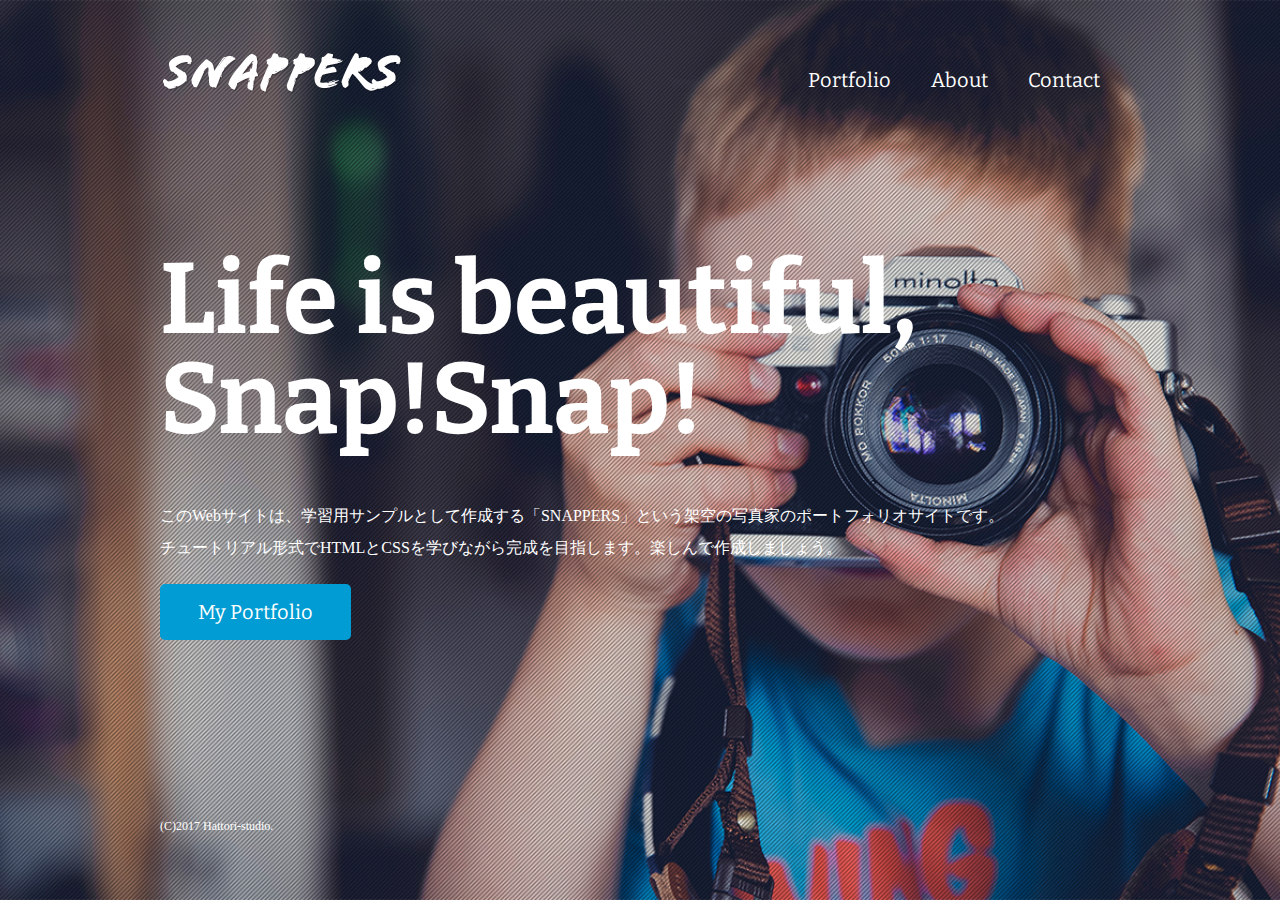
<file: index.html>
<!DOCTYPE html>
<html>

<head>
    <meta charset="UTF-8">
    <title>風景写真家「SNAPPERS」 Official Website</title>
    <link href="https://fonts.googleapis.com/css2?family=Bitter:wght@400;700&display=swap" rel="stylesheet">
    <link href="css/style.css" rel="stylesheet">
</head>

<body id="index">
    <!-- header始まり -->
    <header>
        <div class="logo">
            <a href="index.html">
                <img src="images/logo.png" alt="SNAPPERS">
            </a>
        </div>
        <nav>
            <ul class="global-nav">
                <li><a href="portfolio.html">Portfolio</a></li>
                <li><a href="about.html">About</a></li>
                <li><a href="contact.html">Contact</a></li>
            </ul>
        </nav>
    </header>
    <!-- header終わり -->

    <!-- wrap始まり -->
    <div id="wrap">
        <div class="content">
            <h1>Life is beautiful, Snap!Snap!</h1>
            <p>このWebサイトは、学習用サンプルとして作成する「SNAPPERS」という架空の写真家のポートフォリオサイトです。<br>チュートリアル形式でHTMLとCSSを学びながら完成を目指します。楽しんで作成しましょう。</p>
            <p class="btn"><a href="portfolio.html">My Portfolio</a></p>
        </div>
    </div>
    <!-- wrap終わり -->

    <!-- footer始まり -->
    <footer>
        <small>(C)2017 Hattori-studio.</small>
    </footer>
    <!-- footer始まり -->
</body>

</html>
</file>
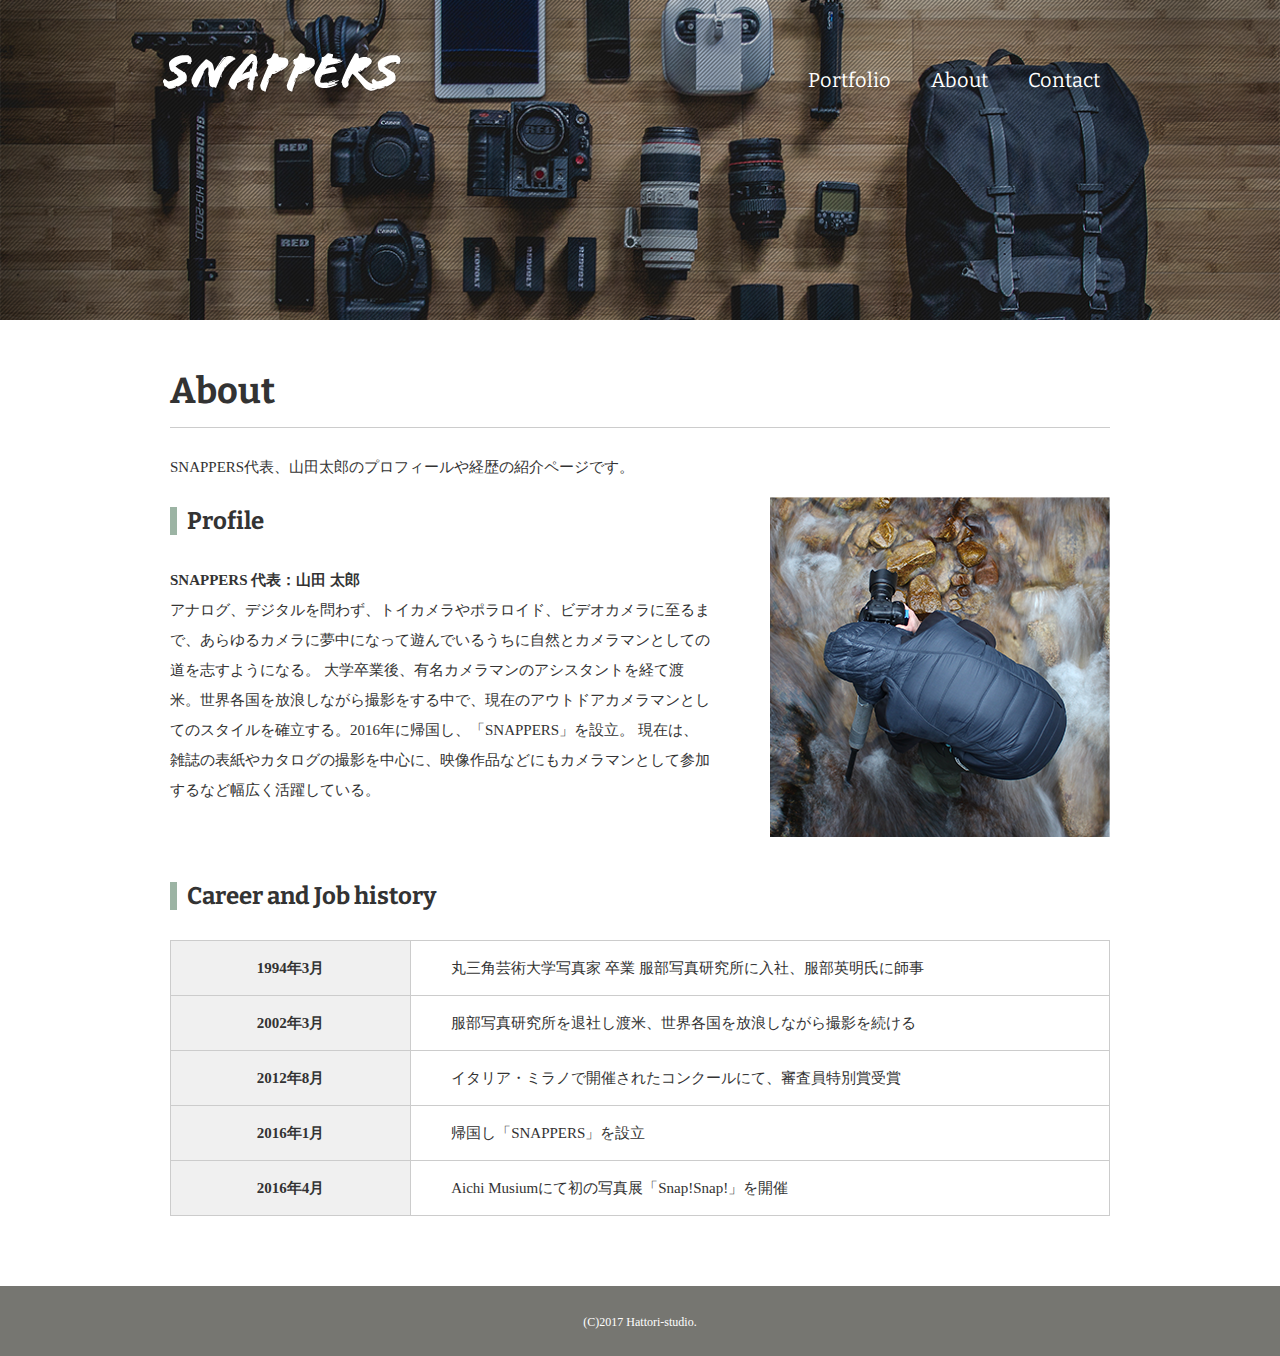
<file: about.html>
<!DOCTYPE html>
<html>

<head>
    <meta charset="UTF-8">
    <title>About|風景写真家「SNAPPERS」 </title>
    <link href="https://fonts.googleapis.com/css2?family=Bitter:wght@400;700&display=swap" rel="stylesheet">
    <link href="css/style.css" rel="stylesheet">
</head>

<body id=about>
    <!-- header始まり -->
    <header>
        <div class="logo">
            <a href="index.html">
                <img src="images/logo.png" alt="SNAPPERS">
            </a>
        </div>
        <nav>
            <ul class="global-nav">
                <li><a href="portfolio.html">Portfolio</a></li>
                <li><a href="about.html">About</a></li>
                <li><a href="contact.html">Contact</a></li>
            </ul>
        </nav>
    </header>
    <!-- header終わり -->

    <!-- wrap始まり -->
    <div id="wrap">
        <div class="content">
            <div class="main-center">
                <h1>About</h1>
                <p>SNAPPERS代表、山田太郎のプロフィールや経歴の紹介ページです。</p>
                <section class="profile clearfix">
                    <div class="profile-txt">
                        <h2 class="icon">Profile</h2>
                        <p><span>SNAPPERS 代表：山田 太郎</span><br>アナログ、デジタルを問わず、トイカメラやポラロイド、ビデオカメラに至るまで、あらゆるカメラに夢中になって遊んでいるうちに自然とカメラマンとしての道を志すようになる。 大学卒業後、有名カメラマンのアシスタントを経て渡米。世界各国を放浪しながら撮影をする中で、現在のアウトドアカメラマンとしてのスタイルを確立する。2016年に帰国し、「SNAPPERS」を設立。 現在は、雑誌の表紙やカタログの撮影を中心に、映像作品などにもカメラマンとして参加するなど幅広く活躍している。
                        </p>
                    </div>
                    <img src="images/about-profile.png" alt="山田太郎プロフィール画像" class="profile-image">
                </section>
                <section class="career">
                    <h2 class="icon">Career and Job history</h2>
                    <table>
                        <tr>
                            <th>1994年3月</th>
                            <td>丸三角芸術大学写真家 卒業 服部写真研究所に入社、服部英明氏に師事
                            </td>
                        </tr>
                        <tr>
                            <th>2002年3月</th>
                            <td>服部写真研究所を退社し渡米、世界各国を放浪しながら撮影を続ける
                            </td>
                        </tr>
                        <tr>
                            <th>2012年8月</th>
                            <td>イタリア・ミラノで開催されたコンクールにて、審査員特別賞受賞
                            </td>
                        </tr>
                        <tr>
                            <th>2016年1月</th>
                            <td>帰国し「SNAPPERS」を設立
                            </td>
                        </tr>
                        <tr>
                            <th>2016年4月</th>
                            <td>Aichi Musiumにて初の写真展「Snap!Snap!」を開催
                            </td>
                        </tr>
                    </table>
                </section>
            </div>
        </div>
    </div>
    <!-- wrap終わり -->

    <!-- footer始まり -->
    <footer>
        <small>(C)2017 Hattori-studio.</small>
    </footer>
    <!-- footer始まり -->
</body>

</html>
</file>
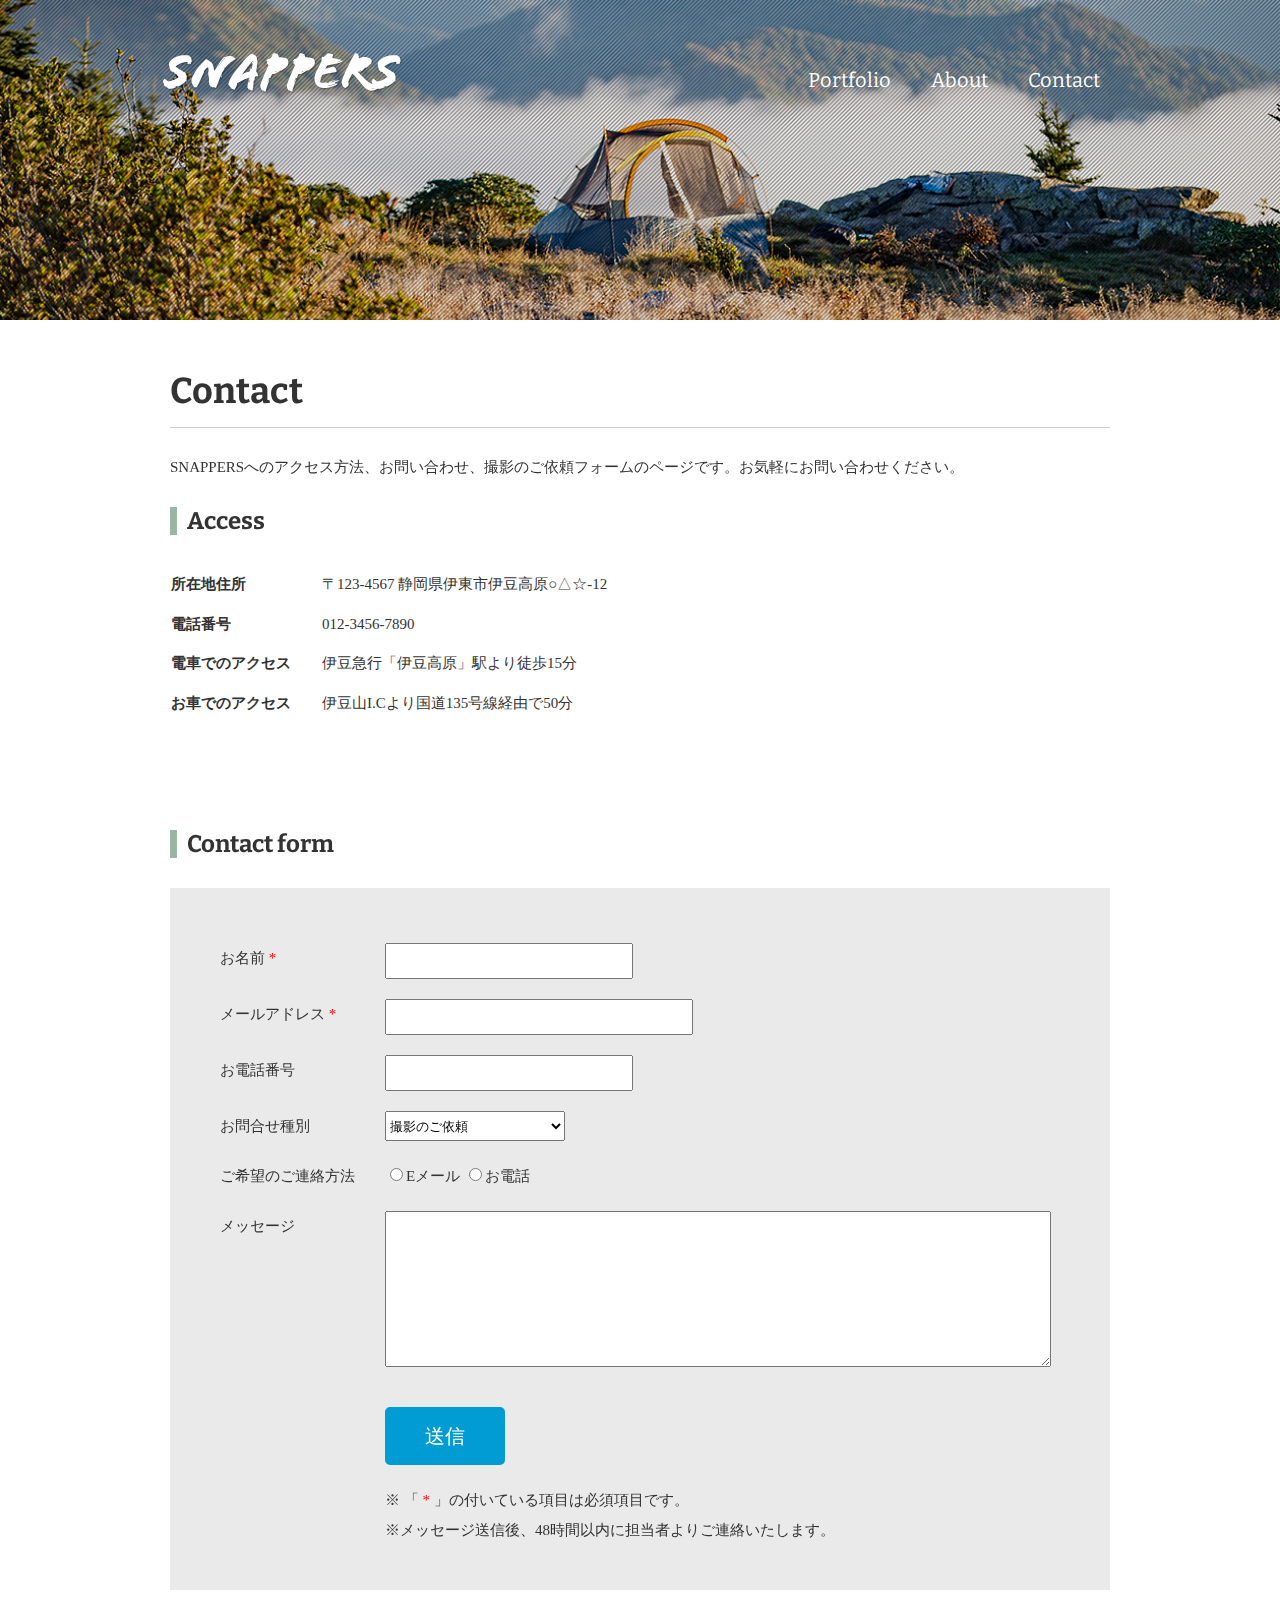
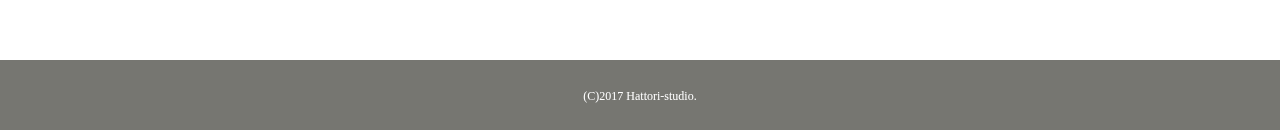
<file: contact.html>
<!DOCTYPE html>
<html>

<head>
    <meta charset="UTF-8">
    <title>Contact |風景写真家「SNAPPERS」</title>
    <link href="https://fonts.googleapis.com/css2?family=Bitter:wght@400;700&display=swap" rel="stylesheet">
    <link href="css/style.css" rel="stylesheet">
    <link href="favicon.ico" rel="shortcut icon">
</head>

<body id="contact">
    <!-- header始まり -->
    <header>
        <div class="logo">
            <a href="index.html">
                <img src="images/logo.png" alt="SNAPPERS">
            </a>
        </div>
        <nav>
            <ul class="global-nav">
                <li><a href="portfolio.html">Portfolio</a></li>
                <li><a href="about.html">About</a></li>
                <li><a href="contact.html">Contact</a></li>
            </ul>
        </nav>
    </header>
    <!-- header終わり -->

    <!-- wrap始まり -->
    <div id="wrap">
        <div class="content">
            <div class="main-center">
                <h1>Contact</h1>
                <p>SNAPPERSへのアクセス方法、お問い合わせ、撮影のご依頼フォームのページです。お気軽にお問い合わせください。</p>
                <section class="access clearfix">
                    <h2 class="icon">Access</h2>
                    <table>
                        <tr>
                            <th>所在地住所</th>
                            <td>〒123-4567 静岡県伊東市伊豆高原○△☆-12</td>
                        </tr>
                        <tr>
                            <th>電話番号</th>
                            <td>012-3456-7890</td>
                        </tr>
                        <tr>
                            <th>電車でのアクセス</th>
                            <td>伊豆急行「伊豆高原」駅より徒歩15分</td>
                        </tr>
                        <tr>
                            <th>お車でのアクセス</th>
                            <td>伊豆山I.Cより国道135号線経由で50分</td>
                        </tr>
                    </table>
                    <iframe src="https://www.google.com/maps/embed?pb=!1m14!1m8!1m3!1d1128.6588629591563!2d139.10721251550737!3d34.877653826694406!3m2!1i1024!2i768!4f13.1!3m3!1m2!1s0x0%3A0xae7aa327d6680a4!2z5LyK6LGG6auY5Y6f6aeF!5e0!3m2!1sja!2sjp!4v1595827558468!5m2!1sja!2sjp"
                        width="460" height="220" frameborder="0" style="border:0;" allowfullscreen="" aria-hidden="false" tabindex="0"></iframe>
                </section>
                <section>
                    <h2 class="icon">Contact form</h2>
                    <div class="form">
                        <form>
                            <dl>
                                <dt><span class="required">お名前</span></dt>
                                <dd><input type="text" name="name" class="name" required></dd>
                                <dt><span class="required">メールアドレス</span></dt>
                                <dd><input type="email" name="email" class="email" required></dd>
                                <dt>お電話番号</dt>
                                <dd><input type="tel" name="tel" class="tel" required></dd>
                                <dt>お問合せ種別</dt>
                                <dd>
                                    <select name="type" class="type">
                                        <option value="撮影のご依頼">撮影のご依頼</option>
                                        <option value="講演・各種メディア出演のご依頼">講演・各種メディア出演のご依頼</option>
                                        <option value="その他お問い合わせ">その他お問い合わせ</option>
                                    </select>
                                </dd>
                                <dt>ご希望のご連絡方法</dt>
                                <dd>
                                    <input type="radio">Eメール
                                    <input type="radio">お電話
                                </dd>
                                <dt>メッセージ</dt>
                                <dd><textarea name="message" class="message"></textarea></dd>
                            </dl>
                            <button type="submit" class="btn">送信</button>
                        </form>
                        <div class="attention">
                            <p>※ 「<span class="required"></span>」の付いている項目は必須項目です。<br>※メッセージ送信後、48時間以内に担当者よりご連絡いたします。</p>
                        </div>
                    </div>
                </section>
            </div>
        </div>
    </div>
    <!-- wrap終わり -->

    <!-- footer始まり -->
    <footer>
        <small>(C)2017 Hattori-studio.</small>
    </footer>
    <!-- footer始まり -->
</body>

</html>
</file>
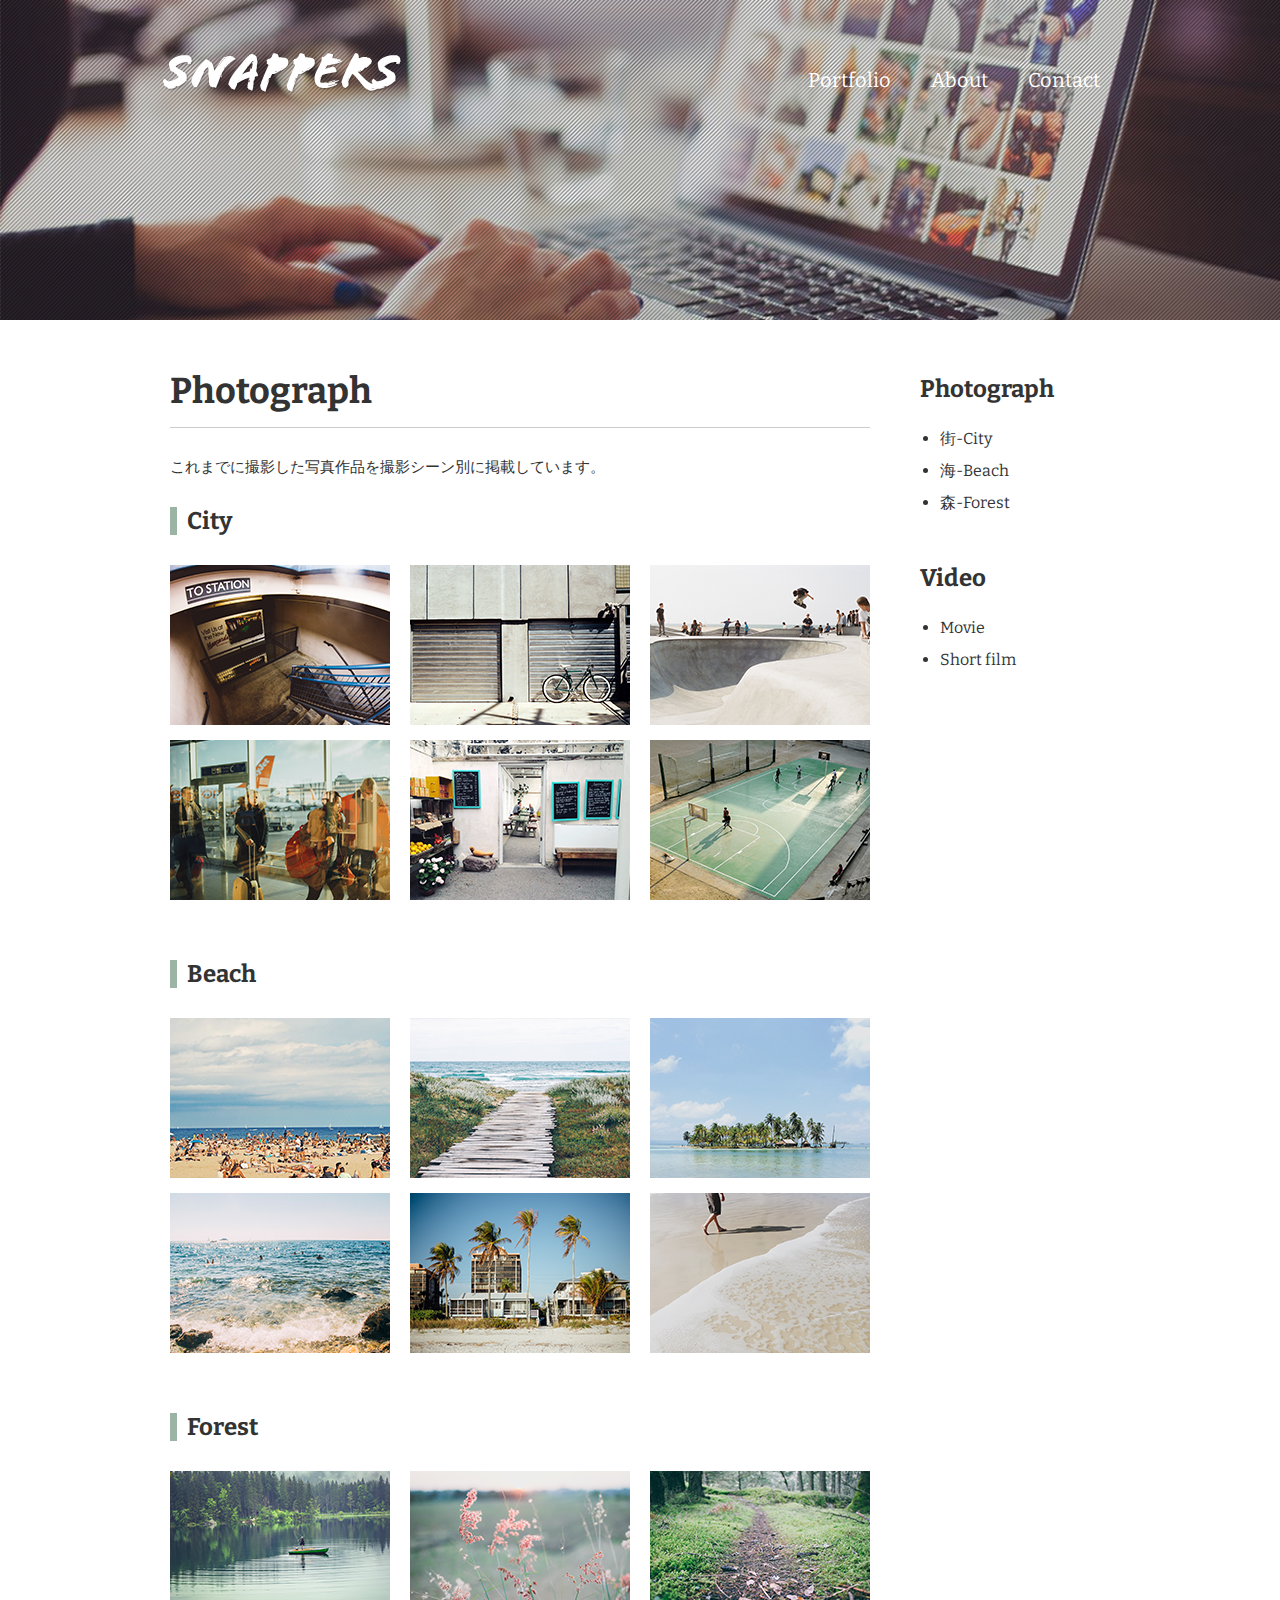
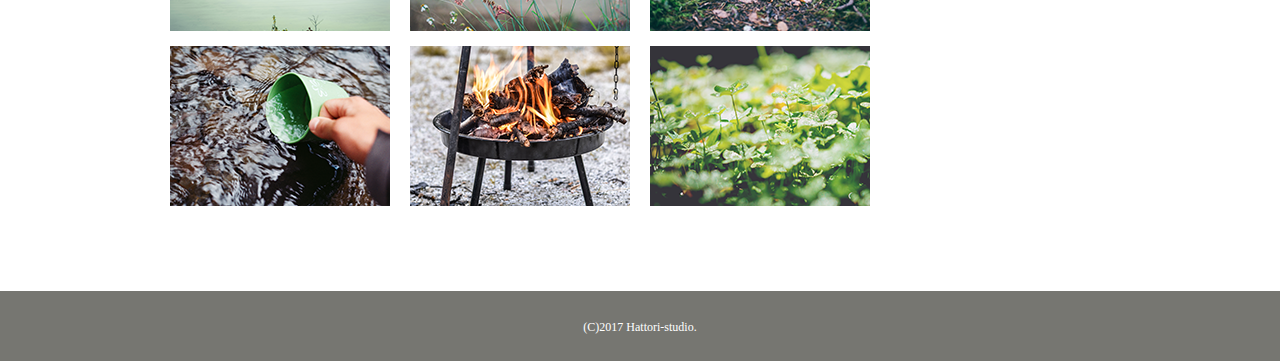
<file: photograph.html>
<!DOCTYPE html>
<html>

<head>
    <meta charset="UTF-8">
    <title>Photograph|風景写真家「SNAPPERS」</title>
    <link href="https://fonts.googleapis.com/css2?family=Bitter:wght@400;700&display=swap" rel="stylesheet">
    <link href="css/style.css" rel="stylesheet">
    <link href="favicon.ico" rel="shortcut icon">
</head>

<body id="photograph">
    <!-- header始まり -->
    <header>
        <div class="logo">
            <a href="index.html">
                <img src="images/logo.png" alt="SNAPPERS">
            </a>
        </div>
        <nav>
            <ul class="global-nav">
                <li><a href="portfolio.html">Portfolio</a></li>
                <li><a href="about.html">About</a></li>
                <li><a href="contact.html">Contact</a></li>
            </ul>
        </nav>
    </header>
    <!-- header終わり -->

    <!-- wrap始まり -->
    <div id="wrap" class="clearfix">
        <div class="content">
            <div class="main">
                <h1>Photograph</h1>
                <p>これまでに撮影した写真作品を撮影シーン別に掲載しています。</p>
                <section id="city">
                    <h2 class="icon">City</h2>
                    <ul class="clearfix photograph-list">
                        <li><img src="images/photograph-city-01.png" alt="駅への階段"></li>
                        <li><img src="images/photograph-city-02.png" alt="自転車とシャッター"></li>
                        <li><img src="images/photograph-city-03.png" alt="スケートパーク"></li>
                        <li><img src="images/photograph-city-04.png" alt="エアボート"></li>
                        <li><img src="images/photograph-city-05.png" alt="雑貨を扱う店舗"></li>
                        <li><img src="images/photograph-city-06.png" alt="ストリートバスケ"></li>
                    </ul>
                </section>
                <section id="beach">
                    <h2 class="icon">Beach</h2>
                    <ul class="clearfix photograph-list">
                        <li><img src="images/photograph-beach-01.png" alt="海水浴場"></li>
                        <li><img src="images/photograph-beach-02.png" alt="ビーチへ続く道"></li>
                        <li><img src="images/photograph-beach-03.png" alt="離れ小島"></li>
                        <li><img src="images/photograph-beach-04.png" alt="岩場と波"></li>
                        <li><img src="images/photograph-beach-05.png" alt="ヤシの木"></li>
                        <li><img src="images/photograph-beach-06.png" alt="波打ち際"></li>
                    </ul>
                </section>
                <section id="forest">
                    <h2 class="icon">Forest</h2>
                    <ul class="clearfix photograph-list">
                        <li><img src="images/photograph-forest-01.png" alt="池と小舟"></li>
                        <li><img src="images/photograph-forest-02.png" alt="可憐な花"></li>
                        <li><img src="images/photograph-forest-03.png" alt="森の小径"></li>
                        <li><img src="images/photograph-forest-04.png" alt="清流をカップで掬う"></li>
                        <li><img src="images/photograph-forest-05.png" alt="焚き火台"></li>
                        <li><img src="images/photograph-forest-06.png" alt="新芽と若葉"></li>
                    </ul>
                </section>
            </div>
            <aside class="sidebar">
                <section>
                    <h2>Photograph</h2>
                    <ul>
                        <li><a href="photograph.html#city">街-City</a></li>
                        <li><a href="photograph.html#beach">海-Beach</a></li>
                        <li><a href="photograph.html#forest">森-Forest</a></li>
                    </ul>
                </section>
                <section>
                    <h2>Video</h2>
                    <ul>
                        <li><a href="video.html#movie">Movie</a></li>
                        <li><a href="video.html#short-film">Short film</a></li>
                    </ul>
                </section>
            </aside>
        </div>
    </div>
    <!-- wrap終わり -->

    <!-- footer始まり -->
    <footer>
        <small>(C)2017 Hattori-studio.</small>
    </footer>
    <!-- footer始まり -->
</body>

</html>
</file>
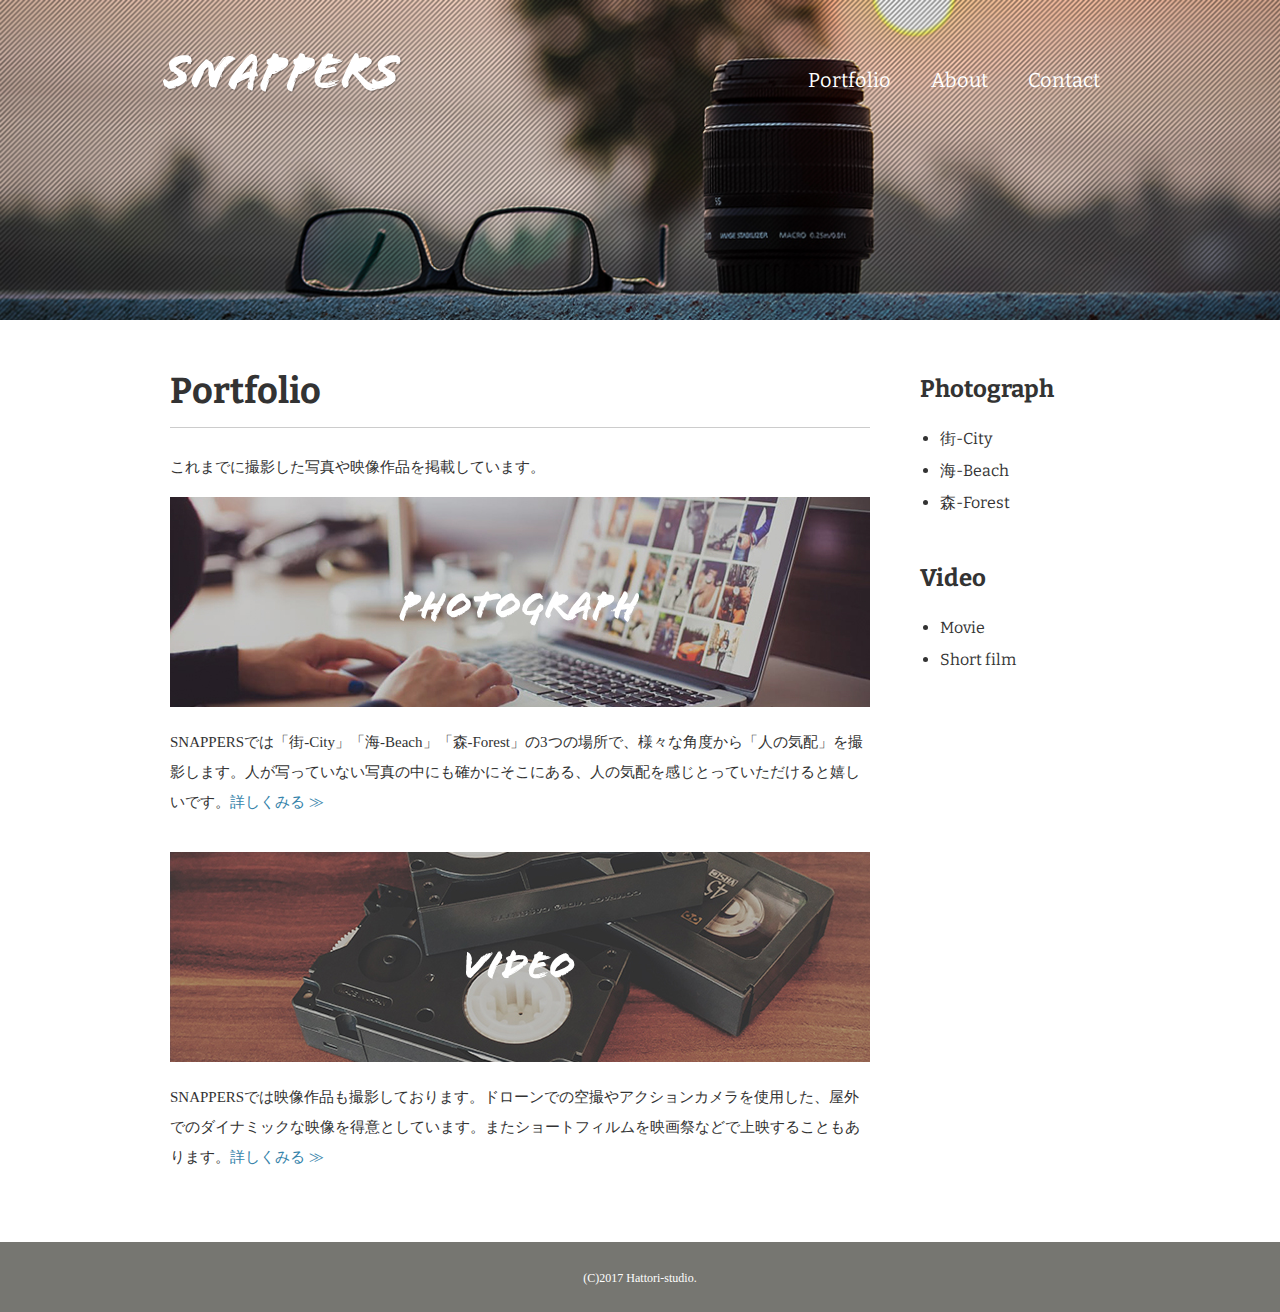
<file: portfolio.html>
<!DOCTYPE html>
<html>

<head>
    <meta charset="UTF-8">
    <meta name="viewport" content="witdh=device-width, initial-scale=1">
    <title>Portfolio｜風景写真家「SNAPPERS」</title>
    <link href="https://fonts.googleapis.com/css?family=Bitter:400,700" rel="stylesheet">
    <link href="css/style.css" rel="stylesheet">
    <link href="favicon.ico" rel="shortcut icon">
</head>

<body id="portfolio">

    <!-- header始まり -->
    <header>
        <div class="logo">
            <a href="index.html"><img src="images/logo.png" alt="SNAPPERS"></a>
        </div>
        <nav>
            <ul class="global-nav">
                <li><a href="portfolio.html">Portfolio</a></li>
                <li><a href="about.html">About</a></li>
                <li><a href="contact.html">Contact</a></li>
            </ul>
        </nav>
    </header>
    <!-- header終わり -->

    <!-- wrap始まり -->
    <div id="wrap" class="clearfix">
        <div class="content">
            <div class="main">
                <h1>Portfolio</h1>
                <p>これまでに撮影した写真や映像作品を掲載しています。</p>
                <section>
                    <h2>
                        <a href="photograph.html"><img src="images/portfolio-photo.jpg" alt="PHOTOGRAPH"></a>
                    </h2>
                    <p>SNAPPERSでは「街-City」「海-Beach」「森-Forest」の3つの場所で、様々な角度から「人の気配」を撮影します。人が写っていない写真の中にも確かにそこにある、人の気配を感じとっていただけると嬉しいです。<a href="photograph.html">詳しくみる ≫</a></p>
                </section>
                <section>
                    <h2>
                        <a href="video.html"><img src="images/portfolio-video.jpg" alt="VIDEO"></a>
                    </h2>
                    <p>SNAPPERSでは映像作品も撮影しております。ドローンでの空撮やアクションカメラを使用した、屋外でのダイナミックな映像を得意としています。またショートフィルムを映画祭などで上映することもあります。<a href="video.html">詳しくみる ≫</a></p>
                </section>
            </div>
            <aside class="sidebar">
                <section>
                    <h2>Photograph</h2>
                    <ul>
                        <li><a href="photograph.html#city">街-City</a></li>
                        <li><a href="photograph.html#beach">海-Beach</a></li>
                        <li><a href="photograph.html#forest">森-Forest</a></li>
                    </ul>
                </section>
                <section>
                    <h2>Video</h2>
                    <ul>
                        <li><a href="video.html#movie">Movie</a></li>
                        <li><a href="video.html#short-film">Short film</a></li>
                    </ul>
                </section>
            </aside>
        </div>
    </div>
    <!-- wrap終わり -->

    <!-- footer始まり -->
    <footer>
        <small>(C)2017 Hattori-studio.</small>
    </footer>
    <!-- footer終わり -->

</body>

</html>
</file>
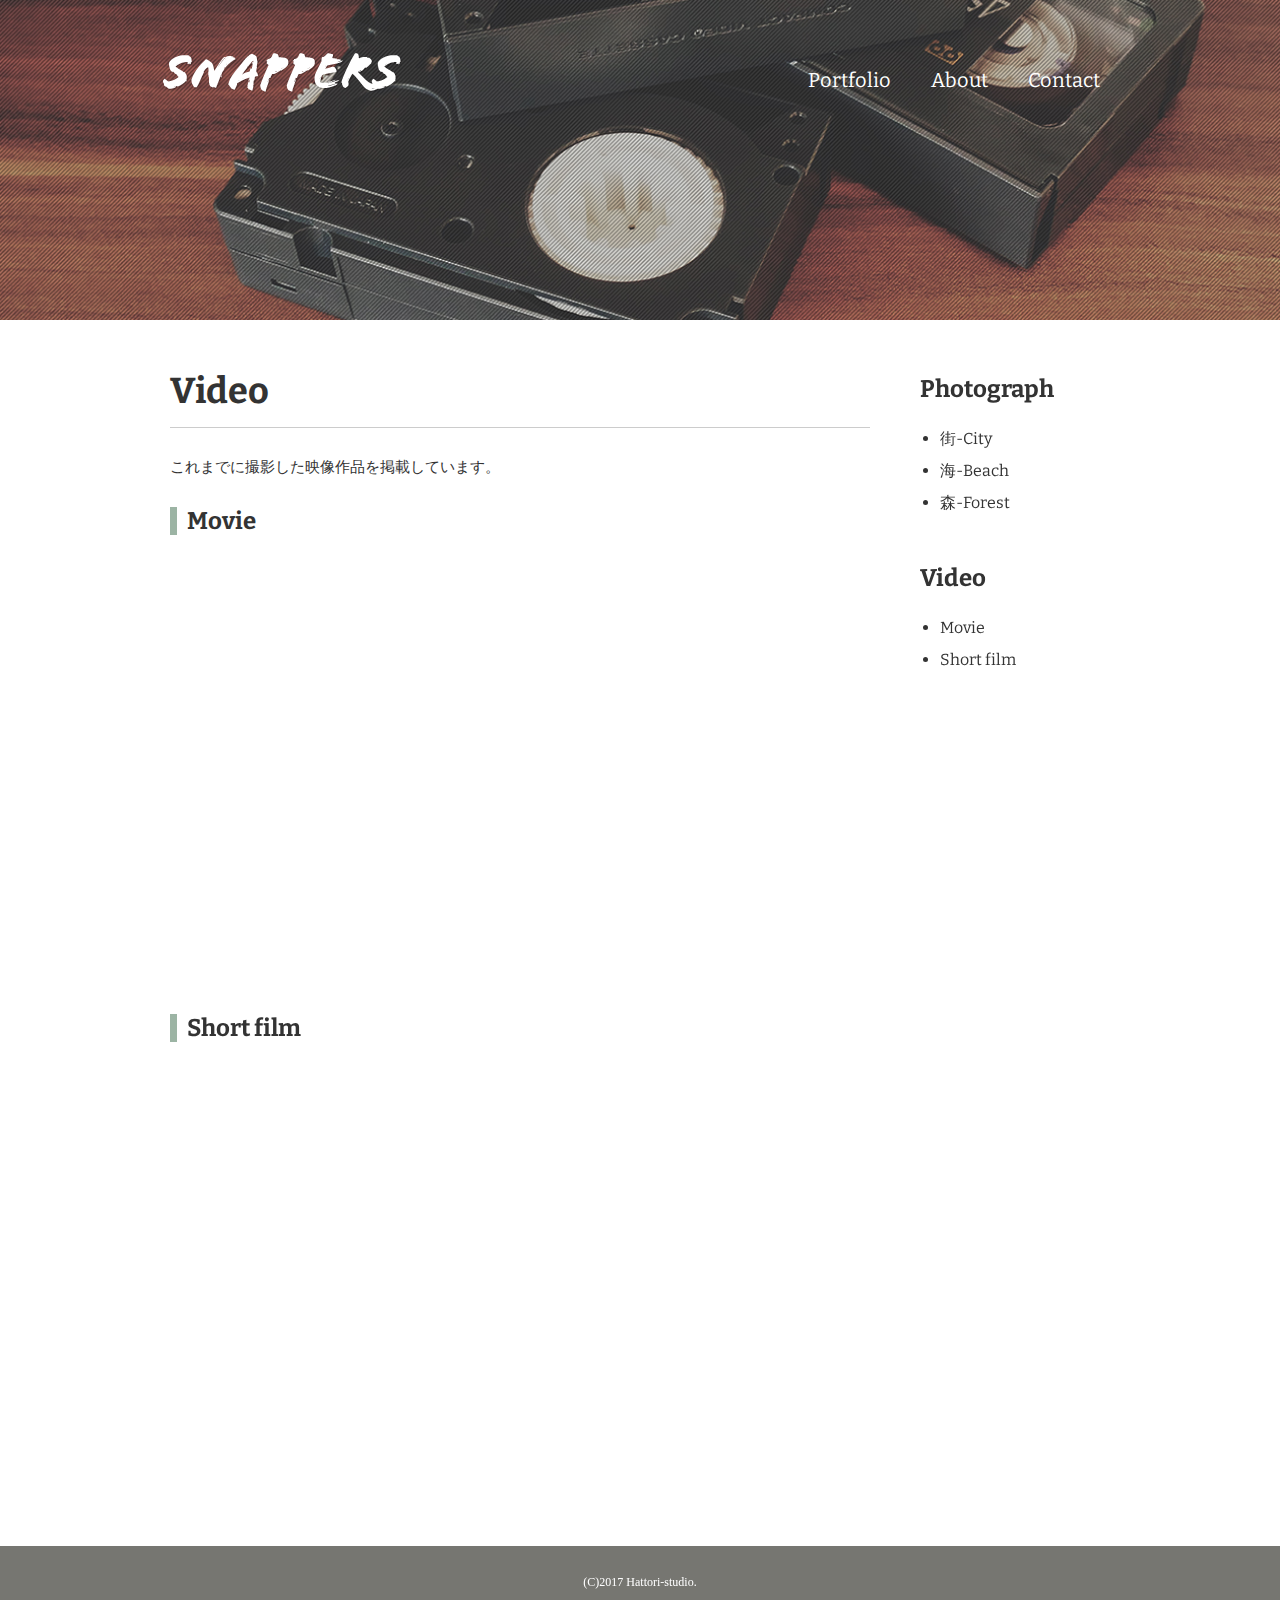
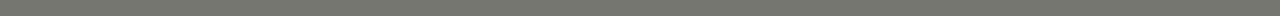
<file: video.html>
<!DOCTYPE html>
<html>

<head>
    <meta charset="UTF-8">
    <title>Video｜風景写真家「SNAPPERS」</title>
    <link href="https://fonts.googleapis.com/css?family=Bitter:400,700" rel="stylesheet">
    <link href="css/style.css" rel="stylesheet">
</head>

<body id="video">

    <!-- header始まり -->
    <header>
        <div class="logo">
            <a href="index.html"><img src="images/logo.png" alt="SNAPPERS"></a>
        </div>
        <nav>
            <ul class="global-nav">
                <li><a href="portfolio.html">Portfolio</a></li>
                <li><a href="about.html">About</a></li>
                <li><a href="contact.html">Contact</a></li>
            </ul>
        </nav>
    </header>
    <!-- header終わり -->

    <!-- wrap始まり -->
    <div id="wrap" class="clearfix">
        <div class="content">
            <div class="main">
                <h1>Video</h1>
                <p>これまでに撮影した映像作品を掲載しています。</p>
                <section id="movie">
                    <h2 class="icon">Movie</h2>
                    <iframe width="700" height="394" src="https://www.youtube.com/embed/DgNOX9lfck8" frameborder="0" allow="accelerometer; autoplay; encrypted-media; gyroscope; picture-in-picture" allowfullscreen></iframe>
                </section>
                <section id="short-film">
                    <h2 class="icon">Short film</h2>
                    <iframe width="700" height="394" src="https://www.youtube.com/embed/NSojQoROjHk" frameborder="0" allow="accelerometer; autoplay; encrypted-media; gyroscope; picture-in-picture" allowfullscreen></iframe>
                </section>
            </div>
            <aside class="sidebar">
                <section>
                    <h2>Photograph</h2>
                    <ul>
                        <li><a href="photograph.html#city">街-City</a></li>
                        <li><a href="photograph.html#beach">海-Beach</a></li>
                        <li><a href="photograph.html#forest">森-Forest</a></li>
                    </ul>
                </section>
                <section>
                    <h2>Video</h2>
                    <ul>
                        <li><a href="video.html#movie">Movie</a></li>
                        <li><a href="video.html#short">Short film</a></li>
                    </ul>
                </section>
            </aside>
        </div>
    </div>
    <!-- wrap終わり -->

    <!-- footer始まり -->
    <footer>
        <small>(C)2017 Hattori-studio.</small>
    </footer>
    <!-- footer終わり -->

</body>

</html>
</file>
<file: css/style.css>
@charset "utf-8";
        body {
            margin: 0;
            padding: 0;
            background-color: #cccccc;
            color: #333333;
            font-size: 15px;
            line-height: 2;
        }
        
        p,
        h1,
        h2,
        h3,
        h4,
        h5,
        h6 {
            margin-top: 0;
        }
        
        img {
            vertical-align: bottom;
        }
        
        ul {
            margin: 0;
            padding: 0;
        }
        
        a {
            color: #3583aa;
            text-decoration: none;
        }
        
        a:visited {
            color: #788d98;
        }
        
        a:hover {
            text-decoration: underline;
        }
        
        header {
            width: 960px;
            height: 100px;
            margin: 0 auto;
        }
        
        .logo {
            float: left;
            margin-top: 50px;
        }
        
        .global-nav {
            float: right;
            margin-top: 60px;
        }
        
        .global-nav li {
            float: left;
            margin: 0 20px;
            font-size: 20px;
            list-style: none;
            font-family: 'Bitter', serif;
        }
        
        .global-nav li a {
            color: #ffffff;
        }
        
        .global-nav li a:hover {
            border-bottom: 2px solid #ffffff;
            padding-bottom: 3px;
            text-decoration: none;
        }
        
        #wrap {
            clear: both;
            background-color: #ffffff;
            margin-top: 220px;
            padding: 35px 0;
        }
        
        .content {
            width: 960px;
            margin: 0 auto;
        }
        
        footer {
            text-align: center;
            color: #ffffff;
            padding: 20px 0;
            background-color: #767671;
        }
        
        footer small {
            font-size: 12px;
        }
        
        #index h1 {
            font-size: 100px;
            line-height: 1;
            color: #ffffff;
            font-family: 'Bitter', serif;
            margin-bottom: 50px;
            border: none;
        }
        
        #index .content {
            margin-top: 150px;
        }
        
        #index p {
            font-size: 16px;
            color: #ffffff;
        }
        
        .btn a {
            background-color: #009cd3;
            color: #ffffff;
            font-size: 20px;
            font-family: 'Bitter', serif;
            width: 185px;
            display: block;
            text-align: center;
            line-height: 50px;
            margin-top: 20px;
            border-radius: 5px;
            border: 3px solid #009cd3;
        }
        
        .btn a:hover {
            text-decoration: none;
            background-color: #ffffff;
            color: #009cd3;
        }
        
        #index footer {
            width: 960px;
            margin: 150px auto 0 auto;
            text-align: left;
            background-color: transparent;
        }
        
        #index {
            background-image: url(../images/bg-index.jpg);
            background-repeat: no-repeat;
            background-position: center center;
            background-attachment: fixed;
            background-size: cover;
        }
        
        #about {
            background-image: url(../images/bg-about.jpg);
            background-repeat: no-repeat;
            background-position: center top;
            background-attachment: fixed;
            background-size: 100% auto;
        }
        
        .main-center {
            width: 940px;
            margin: 0 auto;
        }
        
        h1 {
            font-family: 'Bitter', serif;
            font-size: 36px;
            border-bottom: 1px solid #cccccc;
        }
        
        h2 {
            font-family: 'Bitter', serif;
            font-size: 24px;
        }
        
        .icon:before {
            content: "";
            padding-right: 10px;
            border-left: 7px solid #9cb4a4;
        }
        
        #about .profile-txt {
            width: 540px;
            float: left;
        }
        
        #about .profile-txt span {
            font-weight: bold;
        }
        
        #about .profile-image {
            float: right;
        }
        
        .clearfix:after {
            content: "";
            display: block;
            clear: both;
        }
        
        section {
            margin-bottom: 35px;
        }
        
        #about .career th {
            width: 240px;
            background-color: #f0f0f0;
            padding: 12px 0;
            border: 1px solid #cccccc;
        }
        
        #about .career td {
            width: 660px;
            padding: 12px 0 12px 40px;
            border: 1px solid #cccccc;
        }
        
        table {
            border-spacing: 0;
            border-collapse: collapse;
        }
        
        #index #wrap {
            background-color: transparent;
            margin-top: 0;
            padding: 0;
        }
        
        #portfolio {
            background-image: url(../images/bg-portfolio.jpg);
            background-repeat: no-repeat;
            background-position: center top;
            background-attachment: fixed;
            background-size: 100% auto;
        }
        
        .main {
            width: 700px;
            margin: 0 10px;
            float: left;
        }
        
        .sidebar {
            width: 200px;
            margin: 10px 0 30px;
            float: right;
            font-family: 'Bitter', serif;
        }
        
        a img :hover {
            opacity: 0.8;
        }
        
        .sidebar h2 {
            margin-bottom: 10px;
        }
        
        .sidebar ul {
            font-size: 16px;
            margin-left: 20px;
        }
        
        .sidebar ul a {
            color: #333333;
        }
        
        #photograph {
            background-image: url(../images/bg-photograph.jpg);
            background-repeat: no-repeat;
            background-position: center top;
            background-attachment: fixed;
            background-size: 100% auto;
        }
        
        #photograph .photograph-list li {
            float: left;
            list-style: none;
            margin: 0 20px 15px 0;
        }
        
        #photograph .photograph-list li:nth-child(3n) {
            margin-right: 0;
        }
        
        #video {
            background-image: url(../images/bg-video.jpg);
            background-repeat: no-repeat;
            background-position: center top;
            background-attachment: fixed;
            background-size: 100% auto;
        }
        
        #contact {
            background-image: url(../images/bg-contact.jpg);
            background-repeat: no-repeat;
            background-position: center top;
            background-attachment: fixed;
            background-size: 100% auto;
        }
        
        #contact .access table {
            float: left;
        }
        
        #contact .access th,
        #contact .access td {
            text-align: left;
            vertical-align: top;
            line-height: 2.5;
        }
        
        #contact .access td {
            padding-left: 30px;
        }
        
        #contact .access iframe {
            width: 460px;
            float: right;
        }
        
        #contact .form {
            background-color: #eaeaea;
            padding: 30px 50px;
        }
        
        #contact .form dl dt {
            width: 165px;
            padding: 10px 0;
            float: left;
            clear: both;
        }
        
        #contact .form dl dd {
            padding: 10px 0;
        }
        
        #contact .form .name {
            width: 240px;
            height: 30px;
        }
        
        #contact .form .email {
            width: 300px;
            height: 30px;
        }
        
        #contact .form .tel {
            width: 240px;
            height: 30px;
        }
        
        #contact .form .type {
            width: 180px;
            height: 30px;
        }
        
        #contact .form .message {
            width: 660px;
            height: 150px;
        }
        
        #contact .form button {
            background-color: #009cd3;
            color: #ffffff;
            font-size: 20px;
            font-family: 'Bitter', serif;
            width: 120px;
            display: block;
            text-align: center;
            line-height: 50px;
            margin-top: 20px;
            border-radius: 5px;
            border: 3px solid #009cd3;
            margin-left: 165px;
        }
        
        #contact .form button:hover {
            background-color: #ffffff;
            color: #009cd3;
            cursor: pointer;
        }
        
        #contact .form .required::after {
            content: " * ";
            color: #ff0000;
        }
        
        #contact .form .attention {
            margin: 20px 0 0 165px;
        }
        
        @media screen and (max-width:600px) {
            /* 画面サイズが600px以下の場合に適用 */
            body {
                font-size: 3.5vw;
            }
            h1 {
                font-size: 7.2vw;
            }
            h2 {
                font-size: 6vw;
            }
            header {
                width: auto;
                margin: 0 5%;
            }
            .logo {
                float: none;
                margin-top: 60px;
                text-align: center;
            }
            .global-nav {
                float: none;
                margin-top: 40px;
                text-align: center;
            }
            .global-nav li {
                display: inline;
                float: none;
                margin: 0 8px;
            }
            #wrap {
                margin-top: 40px;
                padding: 35px 0 0;
            }
            .content {
                width: 100%;
            }
            .main {
                float: none;
                width: auto;
                margin: 0 5%;
            }
            h2 img {
                max-width: 100%;
            }
            #portfolio {
                background-image: url(../images/bg-portfolio-sp.jpg);
            }
            .sidebar {
                width: auto;
                float: none;
                margin: 0;
                padding: 30px 10% 10px;
                background-color: #f7f6f4;
            }
        }
</file>
